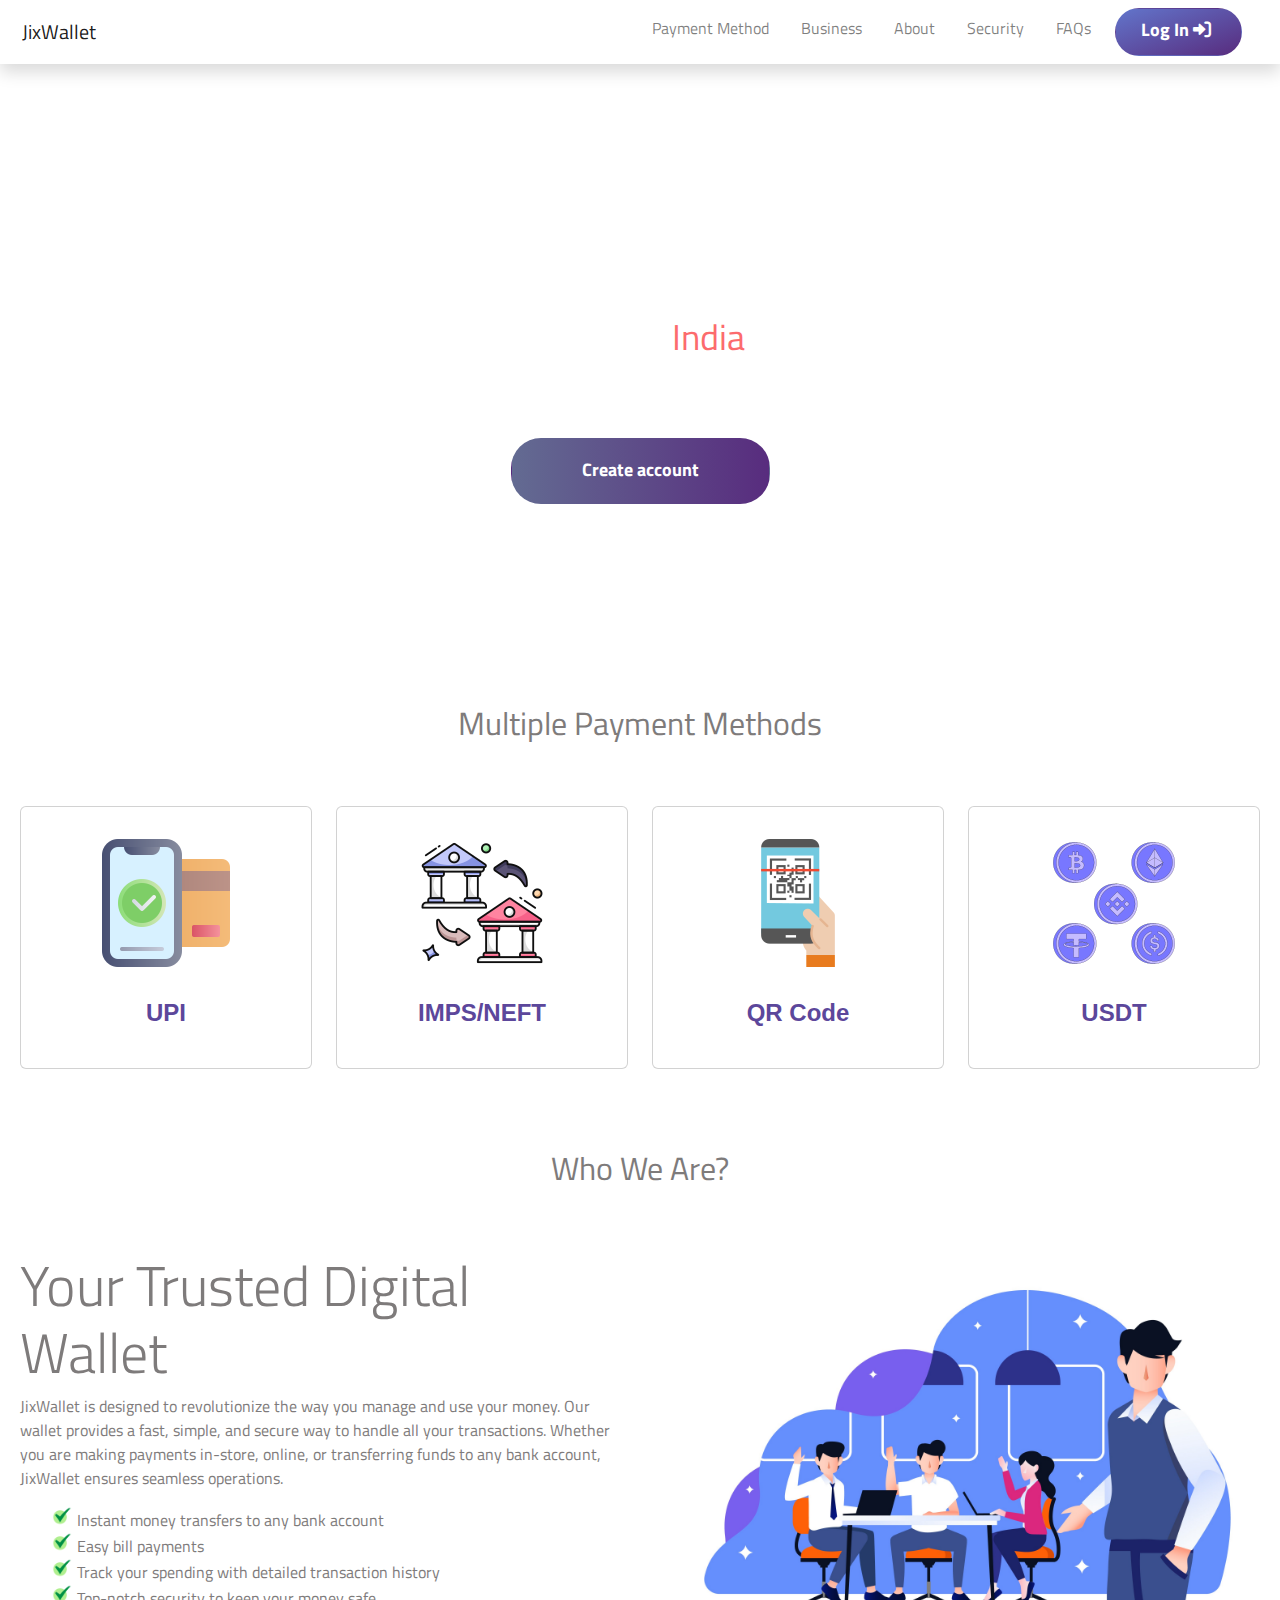
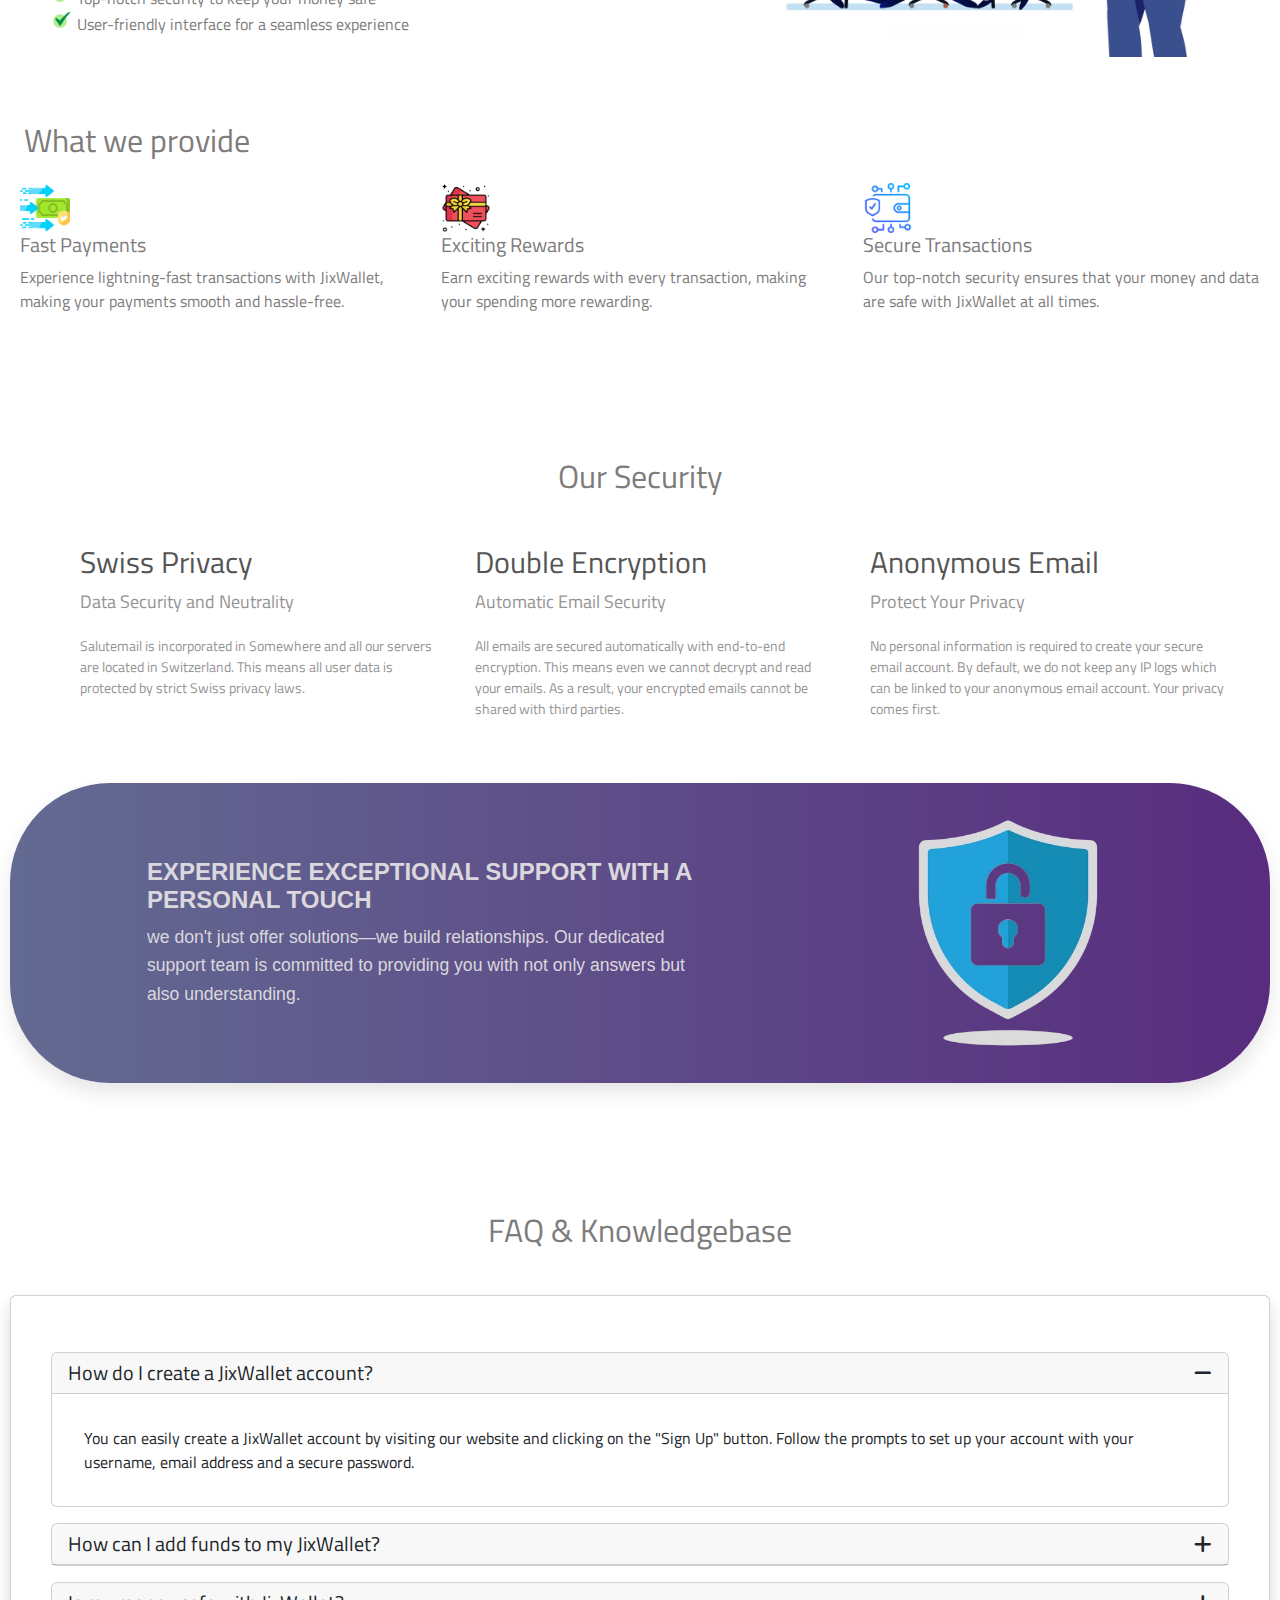
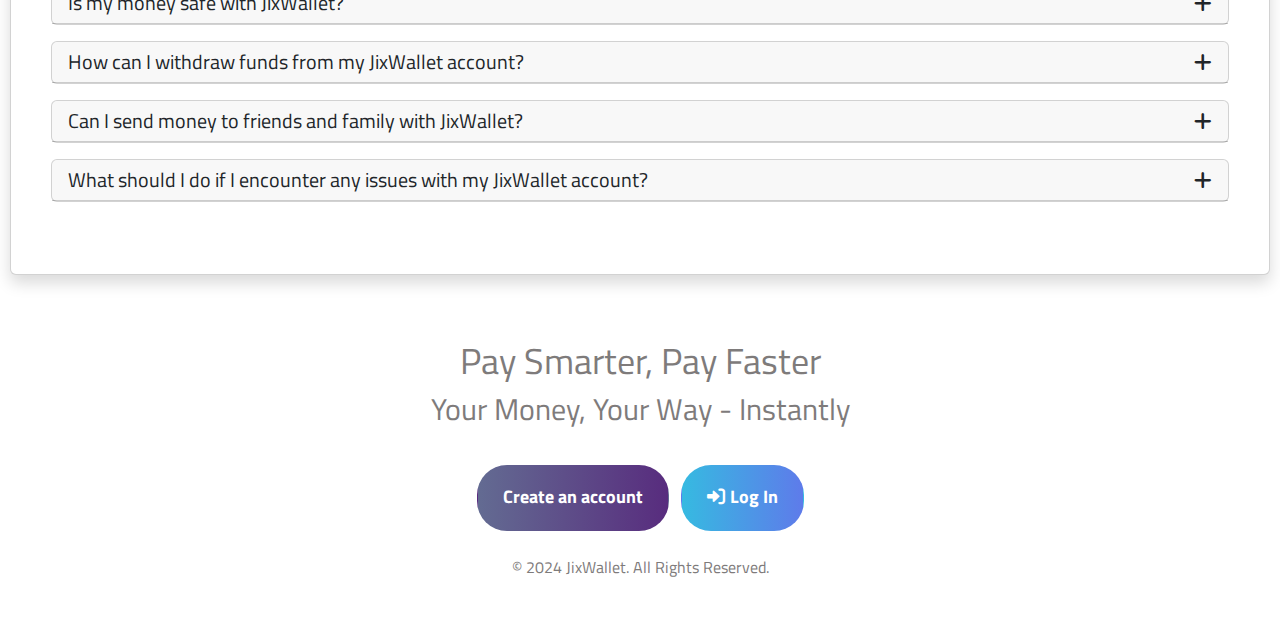
<file: JIxwallet Landing page/index.html>
<!DOCTYPE html>
<html lang="en">

<head>
    <meta charset="UTF-8">
    <meta name="viewport" content="width=device-width, initial-scale=1.0">
    <title>JixWallet || All your money need is JixWallet</title>
    <!-- Bootstrap CSS -->
    <link rel="stylesheet" href="https://cdnjs.cloudflare.com/ajax/libs/twitter-bootstrap/4.1.3/css/bootstrap.min.css">
    <link href="https://cdn.jsdelivr.net/npm/bootstrap@5.3.0-alpha1/dist/css/bootstrap.min.css" rel="stylesheet">
    <!-- Font Awesome CSS -->
    <link href="https://cdnjs.cloudflare.com/ajax/libs/font-awesome/6.0.0-beta3/css/all.min.css" rel="stylesheet">
    <!-- Custom CSS -->
    <link rel="stylesheet" href="style.css">

</head>

<body>
    <header class="header container shadow fixed">
        <nav class="navbar navbar-expand-lg navbar-light">
            <div class="container-fluid">
                <a class="navbar-brand" href="#">JixWallet</a>
                <a class="navbar-toggler" type="button" data-bs-toggle="collapse" data-bs-target="#navbarNav"
                    aria-controls="navbarNav" aria-expanded="false" aria-label="Toggle navigation">
                    <span class="navbar-toggler-icon"></span>
                </a>
                <div class="collapse navbar-collapse" id="navbarNav">
                    <!-- <ul class="navbar-nav">
                    </ul> -->
                    <ul class="navbar-nav ms-auto">
                        <li class="nav-item"><a class="nav-link" href="#method">Payment Method</a></li>
                        <li class="nav-item"><a class="nav-link" href="bussiness.html">Business</a></li>
                        <li class="nav-item"><a class="nav-link" href="#about">About</a></li>
                        <li class="nav-item"><a class="nav-link" href="#security">Security</a></li>
                        <li class="nav-item"><a class="nav-link" href="#FAQs">FAQs</a></li>
                        <!-- <li class="nav-item"><a class="nav-link" href="login.html">
                                Log
                                In</a>
                        </li> -->
                        <!-- <li class="nav-item authBtn"><a class="btn btn--nav" href="signup.html">Register</a></li> -->
                        <li class="nav-item authBtn"><a class="btn btn--nav" href="signin">Log In <i
                                    class="fas fa-sign-in-alt"></i></a></li>
                    </ul>
                </div>
            </div>
        </nav>
    </header>


    <main class="content container">
        <section class="hero ">
            <div class="hero__text-box">
                <h2 class="hero__heading">Your Digital Wallet for <br> Fast and Secure Payments <span
                        class="hero__heading--sub">Based in
                        <span>India</span></span></h2>
            </div>
            <div class="hero__btn-box">
                <a href="/signup" class="btn">Create account</a>
                <!-- <a href="#" class="btn btn--icon"><i class="fab fa-apple"></i></a>
                <a href="#" class="btn btn--icon"><i class="fab fa-google-play"></i></a> -->
            </div>
        </section>

    </main>

    <section id="method" class="container payment-method">
        <div class="container">
            <h2 class="physical-security-section__heading text-center my-5 p-3">Multiple Payment Methods </h2>

            <div class="row">

                <!-- Add new payment methods here -->
                <div class="col-md-3">
                    <div class="card">
                        <div class="card-body text-center">
                            <img src="payment-method.png" alt="UPI">
                            <h5 class="card-title1">UPI</h5>
                        </div>
                    </div>
                </div>
                <div class="col-md-3">
                    <div class="card">
                        <div class="card-body text-center">
                            <img src="bank-transfer.png" alt="IMPS">
                            <h5 class="card-title1">IMPS/NEFT</h5>
                        </div>
                    </div>
                </div>
                <div class="col-md-3">
                    <div class="card">
                        <div class="card-body text-center">
                            <img src="qr-code.png" alt="QR Code">
                            <h5 class="card-title1">QR Code</h5>
                        </div>
                    </div>
                </div>

                <div class="col-md-3">
                    <div class="card">
                        <div class="card-body text-center">
                            <img src="usdt.png" alt="USDT">
                            <h5 class="card-title1">USDT</h5>
                        </div>
                    </div>
                </div>
            </div>
        </div>
    </section>
    <section class="container" id="about">
        <div class="container mt-5">
            <h2 class="physical-security-section__heading text-center my-5 p-3">Who We Are?</h2>

            <div class="row">
                <div class="col-md-6">
                    <h3 class="display-4 highlight-text">Your Trusted Digital Wallet</h3>
                    <p class="lead-text">
                        JixWallet is designed to revolutionize the way you manage and use your money. Our wallet
                        provides a fast,
                        simple, and secure way to handle all your transactions. Whether you are making payments
                        in-store, online, or
                        transferring funds to any bank account, JixWallet ensures seamless operations.
                    </p>
                    <ul class="lead-text">
                        <li>Instant money transfers to any bank account</li>
                        <li>Easy bill payments </li>
                        <li>Track your spending with detailed transaction history</li>
                        <li>Top-notch security to keep your money safe</li>
                        <li>User-friendly interface for a seamless experience</li>
                    </ul>
                    <!-- <button class="btn btn-custom">Learn More</button> -->
                </div>
                <div class="col-md-6">
                    <img src="2724272.jpg" alt="Wallet" class="img-fluid" style="width: 100% !important;">
                </div>

            </div>

            <div class="row pt-5">
                <h2 class="physical-security-section__heading  p-3">What we provide</h2>


                <div class="col-md-4 icon-text">
                    <img class="icon1" src="transfer.png" alt="Fast Payments">
                    <div>
                        <h5 class="highlight-text">Fast Payments</h5>
                        <p class="lead-text">Experience lightning-fast transactions with JixWallet, making your
                            payments
                            smooth and hassle-free.</p>
                    </div>
                </div>
                <div class=" col-md-4 icon-text">
                    <img class="icon1" src="gift-card.png" alt="Rewards">
                    <div>
                        <h5 class="highlight-text">Exciting Rewards</h5>
                        <p class="lead-text">Earn exciting rewards with every transaction, making your spending
                            more
                            rewarding.</p>
                    </div>
                </div>
                <div class="col-md-4 icon-text">
                    <img class="icon1" src="digital-wallet.png" alt="Secure Transactions">
                    <div>
                        <h5 class="highlight-text">Secure Transactions</h5>
                        <p class="lead-text">Our top-notch security ensures that your money and data are safe
                            with
                            JixWallet at all times.</p>
                    </div>
                </div>
            </div>

        </div>
    </section>
    <section class="features" id="security">
        <h2 class="physical-security-section__heading text-center my-5">Our Security </h2>
        <ul class="features-list">
            <li class="features-list__item">
                <div class="features-list__item-header">
                    <h3 class="">Swiss Privacy</h3>
                    <p>Data Security and Neutrality</p>
                </div>
                <p class="features-list__item-content">Salutemail is incorporated in Somewhere and all our servers
                    are located in Switzerland. This means all user data is protected by strict Swiss privacy laws.
                </p>
            </li>
            <li class="features-list__item">
                <div class="features-list__item-header">
                    <h3 class="">Double Encryption</h3>
                    <p>Automatic Email Security</p>
                </div>
                <p class="features-list__item-content">All emails are secured automatically with end-to-end
                    encryption. This means even we cannot decrypt and read your emails. As a result, your encrypted
                    emails cannot be shared with third parties.</p>
            </li>
            <li class="features-list__item">
                <div class="features-list__item-header">
                    <h3 class="">Anonymous Email</h3>
                    <p>Protect Your Privacy</p>
                </div>
                <p class="features-list__item-content">No personal information is required to create your secure
                    email account. By default, we do not keep any IP logs which can be linked to your anonymous
                    email account. Your privacy comes first.</p>
            </li>
        </ul>

        </div>
        <div class="container my-5" id="security">
            <div class="card  security_card">
                <div class="row g-0 align-items-center">
                    <div class="col-md-1">
                    </div>
                    <div class="col-md-6">
                        <div class="card-body">
                            <h5 class="card-title">Experience Exceptional Support With a Personal Touch
                            </h5>
                            <p class="card-text">we don't just offer solutions—we build relationships. Our dedicated
                                support
                                team is committed to providing you with not
                                only answers but also understanding.</p>
                        </div>

                    </div>
                    <div class="col-md-5 d-flex justify-content-center align-items-center">
                        <img src="shield.png" class="img-fluid rounded-end" alt="Support"
                            style="max-height: 100%;max-width: 300px;">
                    </div>
                </div>
            </div>
        </div>
    </section>
    <section class="faq container" id="FAQs">
        <h2 class="physical-security-section__heading text-center">FAQ & Knowledgebase <br> <br> </h2>
        <div class="card shadow p-2">
            <div class="card-body">
                <div class="flex flex-column my-3 faq-section">
                    <div class="row">
                        <div class="col-md-12">
                            <div id="accordion">
                                <div class="card">
                                    <div class="card-header" id="heading-1">
                                        <h5 class="mb-0">
                                            <a role="button" data-toggle="collapse" href="#collapse-1"
                                                aria-expanded="true" aria-controls="collapse-1">
                                                How do I create a JixWallet account?
                                            </a>
                                        </h5>
                                    </div>
                                    <div id="collapse-1" class="collapse show" data-parent="#accordion"
                                        aria-labelledby="heading-1">
                                        <div class="card-body">
                                            You can easily create a JixWallet account by visiting our website and
                                            clicking
                                            on the "Sign Up" button. Follow the prompts to set up your account with your
                                            username, email address and a secure password.
                                        </div>
                                    </div>
                                </div>
                                <div class="card">
                                    <div class="card-header" id="heading-2">
                                        <h5 class="mb-0">
                                            <a class="collapsed" role="button" data-toggle="collapse" href="#collapse-2"
                                                aria-expanded="false" aria-controls="collapse-2">
                                                How can I add funds to my JixWallet?
                                            </a>
                                        </h5>
                                    </div>
                                    <div id="collapse-2" class="collapse" data-parent="#accordion"
                                        aria-labelledby="heading-2">
                                        <div class="card-body">
                                            You can add funds to your JixWallet account by logging funds to to your
                                            JixWallet account by clicking on the deposit button. you can easily transfer
                                            your JixWallet balance.
                                        </div>
                                    </div>
                                </div>
                                <div class="card">
                                    <div class="card-header" id="heading-3">
                                        <h5 class="mb-0">
                                            <a class="collapsed" role="button" data-toggle="collapse" href="#collapse-3"
                                                aria-expanded="false" aria-controls="collapse-3">
                                                Is my money safe with JixWallet?
                                            </a>
                                        </h5>
                                    </div>
                                    <div id="collapse-3" class="collapse" data-parent="#accordion"
                                        aria-labelledby="heading-3">
                                        <div class="card-body">
                                            Yes, your money is safe with JixWallet. We use advanced encryption and
                                            security
                                            measures to protect your funds and personal information. Additionally, we
                                            have
                                            robust fraud detection systems in place to monitor account activity and
                                            prevent
                                            unauthorized access.
                                        </div>
                                    </div>
                                </div>
                                <div class="card">
                                    <div class="card-header" id="heading-4">
                                        <h5 class="mb-0">
                                            <a class="collapsed" role="button" data-toggle="collapse" href="#collapse-4"
                                                aria-expanded="false" aria-controls="collapse-4">
                                                How can I withdraw funds from my JixWallet account?
                                            </a>
                                        </h5>
                                    </div>
                                    <div id="collapse-4" class="collapse" data-parent="#accordion"
                                        aria-labelledby="heading-4">
                                        <div class="card-body">
                                            You can withdraw funds from your JixWallet account by initiating a
                                            withdrawal
                                            request through our platform. Simply select the withdrawal option, choose
                                            your
                                            preferred withdrawal method, and follow the instructions to complete the
                                            withdrawal process.
                                        </div>
                                    </div>
                                </div>
                                <div class="card">
                                    <div class="card-header" id="heading-5">
                                        <h5 class="mb-0">
                                            <a class="collapsed" role="button" data-toggle="collapse" href="#collapse-5"
                                                aria-expanded="false" aria-controls="collapse-5">
                                                Can I send money to friends and family with JixWallet?
                                            </a>
                                        </h5>
                                    </div>
                                    <div id="collapse-5" class="collapse" data-parent="#accordion"
                                        aria-labelledby="heading-5">
                                        <div class="card-body">
                                            Yes, you can easily send money to friends and family with JixWallet. Simply
                                            select the "Send Money" option from your dashboard, enter the recipient's
                                            details, and the amount you wish to send. Your recipient will receive the
                                            funds
                                            instantly.
                                        </div>
                                    </div>
                                </div>
                                <div class="card">
                                    <div class="card-header" id="heading-6">
                                        <h5 class="mb-0">
                                            <a class="collapsed" role="button" data-toggle="collapse" href="#collapse-6"
                                                aria-expanded="false" aria-controls="collapse-6">
                                                What should I do if I encounter any issues with my JixWallet account?
                                            </a>
                                        </h5>
                                    </div>
                                    <div id="collapse-6" class="collapse" data-parent="#accordion"
                                        aria-labelledby="heading-6">
                                        <div class="card-body">
                                            If you encounter any issues with your JixWallet account, please contact our
                                            support team.</div>
                                    </div>
                                </div>
                            </div>
                        </div>
                    </div>
                </div>
            </div>
        </div>
    </section>

    <section class="privacy-section container text-center" id="donate">
        <div class="privacy-section__text-block">
            <h2 class="secondary-heading">Pay Smarter, Pay Faster</h2>
            <h3 class="third-heading">Your Money, Your Way - Instantly</h3>
        </div>
        <div class="privacy-section__btn ">
            <a type="button" href="#signin" class="btn mb-4 mr-2">Create an account</a>
            <a href="#signin" class="btn btn--secondary mb-4"><i class="fas fa-sign-in-alt"></i>Log In</a>
        </div>
        <footer>
            <p>© 2024 JixWallet. All Rights Reserved.</p>
        </footer>
    </section>
    <script src="https://cdnjs.cloudflare.com/ajax/libs/jquery/3.4.1/jquery.min.js"></script>
    <script src="https://cdnjs.cloudflare.com/ajax/libs/twitter-bootstrap/4.3.1/js/bootstrap.min.js"></script>
    <!-- Bootstrap JS (optional) -->
    <script src="https://cdn.jsdelivr.net/npm/bootstrap@5.3.0-alpha1/dist/js/bootstrap.bundle.min.js"></script>
</body>

</html>
</file>
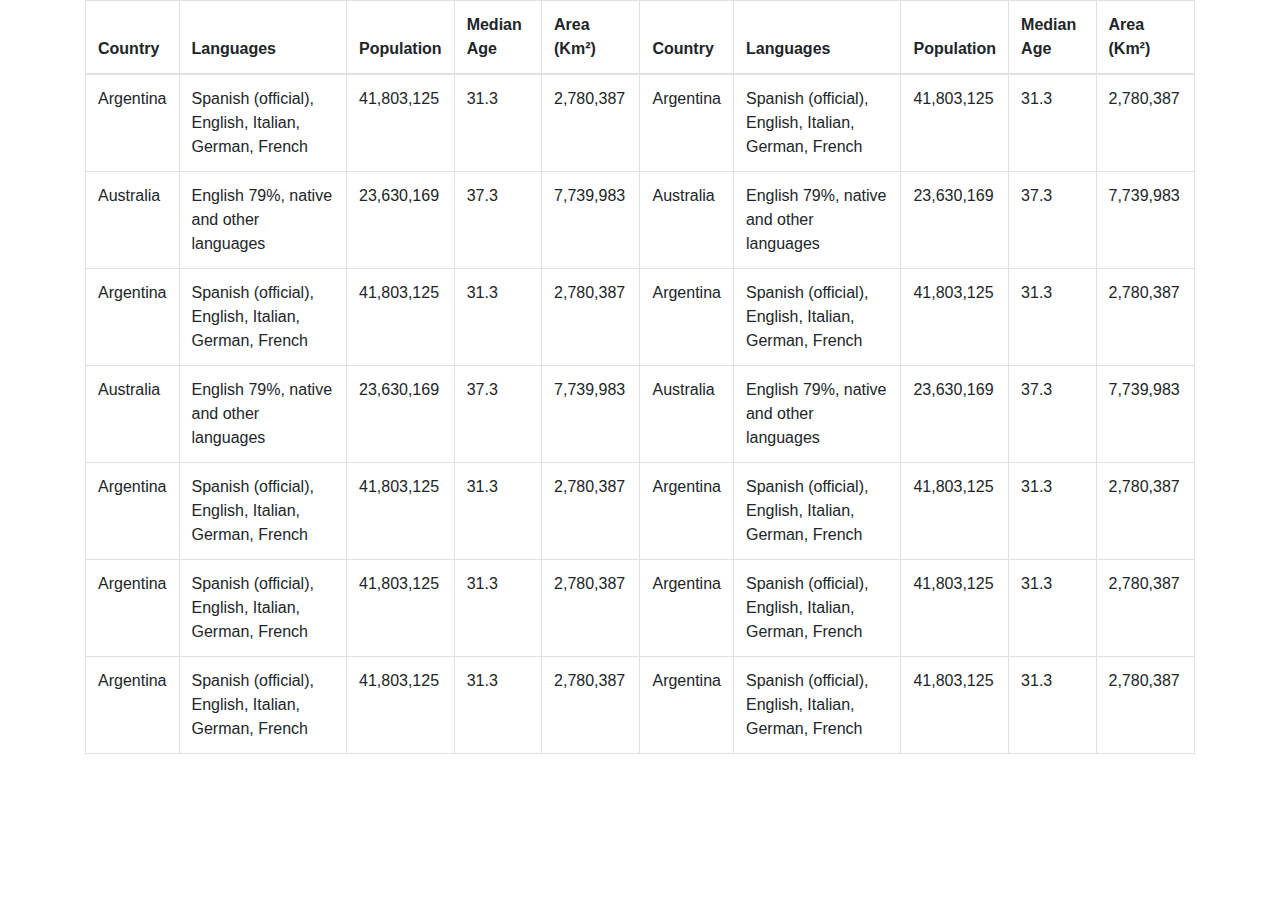
<file: data.html>
<!DOCTYPE html>
<html>

<head>
    <title>Responsive data table</title>
    <meta charset="utf-8">
    <meta name="viewport" content="width=device-width, initial-scale=1.0, user-scalable=no">
    <link rel="stylesheet" href="https://maxcdn.bootstrapcdn.com/bootstrap/4.1.3/css/bootstrap.min.css">
    <script src="https://code.jquery.com/jquery-3.3.1.js"></script>
    <script
        src="https://cdnjs.cloudflare.com/ajax/libs/popper.js/1.14.3/umd/popper.min.js|https://cdnjs.cloudflare.com/ajax/libs/twitter-bootstrap/4.1.1/js/bootstrap.min.js"></script>

    <style>
        /* Hide  */
        .dataTables_length,.bottom-information,.top-information {
            display: none;
        }
    </style>
</head>

<body>



    <div class="container">
        <table class="table table-bordered table-hover mytable " style="width: 100%;">

            <thead>
                <tr>
                    <th>Country</th>
                    <th>Languages</th>
                    <th>Population</th>
                    <th>Median Age</th>
                    <th>Area (Km²)</th>
                    <th>Country</th>
                    <th>Languages</th>
                    <th>Population</th>
                    <th>Median Age</th>
                    <th>Area (Km²)</th>
                </tr>
            </thead>
            <tbody>
                <tr>
                    <td>Argentina</td>
                    <td>Spanish (official), English, Italian, German, French</td>
                    <td>41,803,125</td>
                    <td>31.3</td>
                    <td>2,780,387</td>
                    <td>Argentina</td>
                    <td>Spanish (official), English, Italian, German, French</td>
                    <td>41,803,125</td>
                    <td>31.3</td>
                    <td>2,780,387</td>
                </tr>
                <tr>
                    <td>Australia</td>
                    <td>English 79%, native and other languages</td>
                    <td>23,630,169</td>
                    <td>37.3</td>
                    <td>7,739,983</td>
                    <td>Australia</td>
                    <td>English 79%, native and other languages</td>
                    <td>23,630,169</td>
                    <td>37.3</td>
                    <td>7,739,983</td>
                </tr>
                <tr>
                    <td>Argentina</td>
                    <td>Spanish (official), English, Italian, German, French</td>
                    <td>41,803,125</td>
                    <td>31.3</td>
                    <td>2,780,387</td>
                    <td>Argentina</td>
                    <td>Spanish (official), English, Italian, German, French</td>
                    <td>41,803,125</td>
                    <td>31.3</td>
                    <td>2,780,387</td>
                </tr>
                <tr>
                    <td>Australia</td>
                    <td>English 79%, native and other languages</td>
                    <td>23,630,169</td>
                    <td>37.3</td>
                    <td>7,739,983</td>
                    <td>Australia</td>
                    <td>English 79%, native and other languages</td>
                    <td>23,630,169</td>
                    <td>37.3</td>
                    <td>7,739,983</td>
                </tr>
                <tr>
                    <td>Argentina</td>
                    <td>Spanish (official), English, Italian, German, French</td>
                    <td>41,803,125</td>
                    <td>31.3</td>
                    <td>2,780,387</td>
                    <td>Argentina</td>
                    <td>Spanish (official), English, Italian, German, French</td>
                    <td>41,803,125</td>
                    <td>31.3</td>
                    <td>2,780,387</td>
                </tr>
                <tr>
                    <td>Argentina</td>
                    <td>Spanish (official), English, Italian, German, French</td>
                    <td>41,803,125</td>
                    <td>31.3</td>
                    <td>2,780,387</td>
                    <td>Argentina</td>
                    <td>Spanish (official), English, Italian, German, French</td>
                    <td>41,803,125</td>
                    <td>31.3</td>
                    <td>2,780,387</td>
                </tr>
                <tr>
                    <td>Argentina</td>
                    <td>Spanish (official), English, Italian, German, French</td>
                    <td>41,803,125</td>
                    <td>31.3</td>
                    <td>2,780,387</td>
                    <td>Argentina</td>
                    <td>Spanish (official), English, Italian, German, French</td>
                    <td>41,803,125</td>
                    <td>31.3</td>
                    <td>2,780,387</td>
                </tr>
            
            </tbody>

        </table>

    </div>



    <!-- data table live cdn  -->



    <link rel="stylesheet" type="text/css" href="https://cdn.datatables.net/1.10.19/css/dataTables.bootstrap4.min.css">
    <link rel="stylesheet" type="text/css"
        href="https://cdn.datatables.net/responsive/2.2.3/css/responsive.bootstrap4.min.css">
    <script src="https://cdn.datatables.net/1.10.19/js/jquery.dataTables.min.js"></script>
    <script src="https://cdn.datatables.net/1.10.19/js/dataTables.bootstrap4.min.js"></script>
    <script src="https://cdn.datatables.net/responsive/2.2.3/js/dataTables.responsive.min.js"></script>
    <script src="https://cdn.datatables.net/responsive/2.2.3/js/responsive.bootstrap4.min.js"></script>


    <script type="text/javascript">
        $('.mytable').dataTable({

            "responsive": true,
            "aLengthMenu": [[5, 10, 20, 30, 50, 75, -1], [5, 10, 20, 30, 50, 75, "All"]],
            "pageLength": 5,
            "dom": '<"row justify-content-between top-information"lf>rt<"row justify-content-between bottom-information"ip>< "clear" > '

        });
    </script>
</body>

</html>
</file>
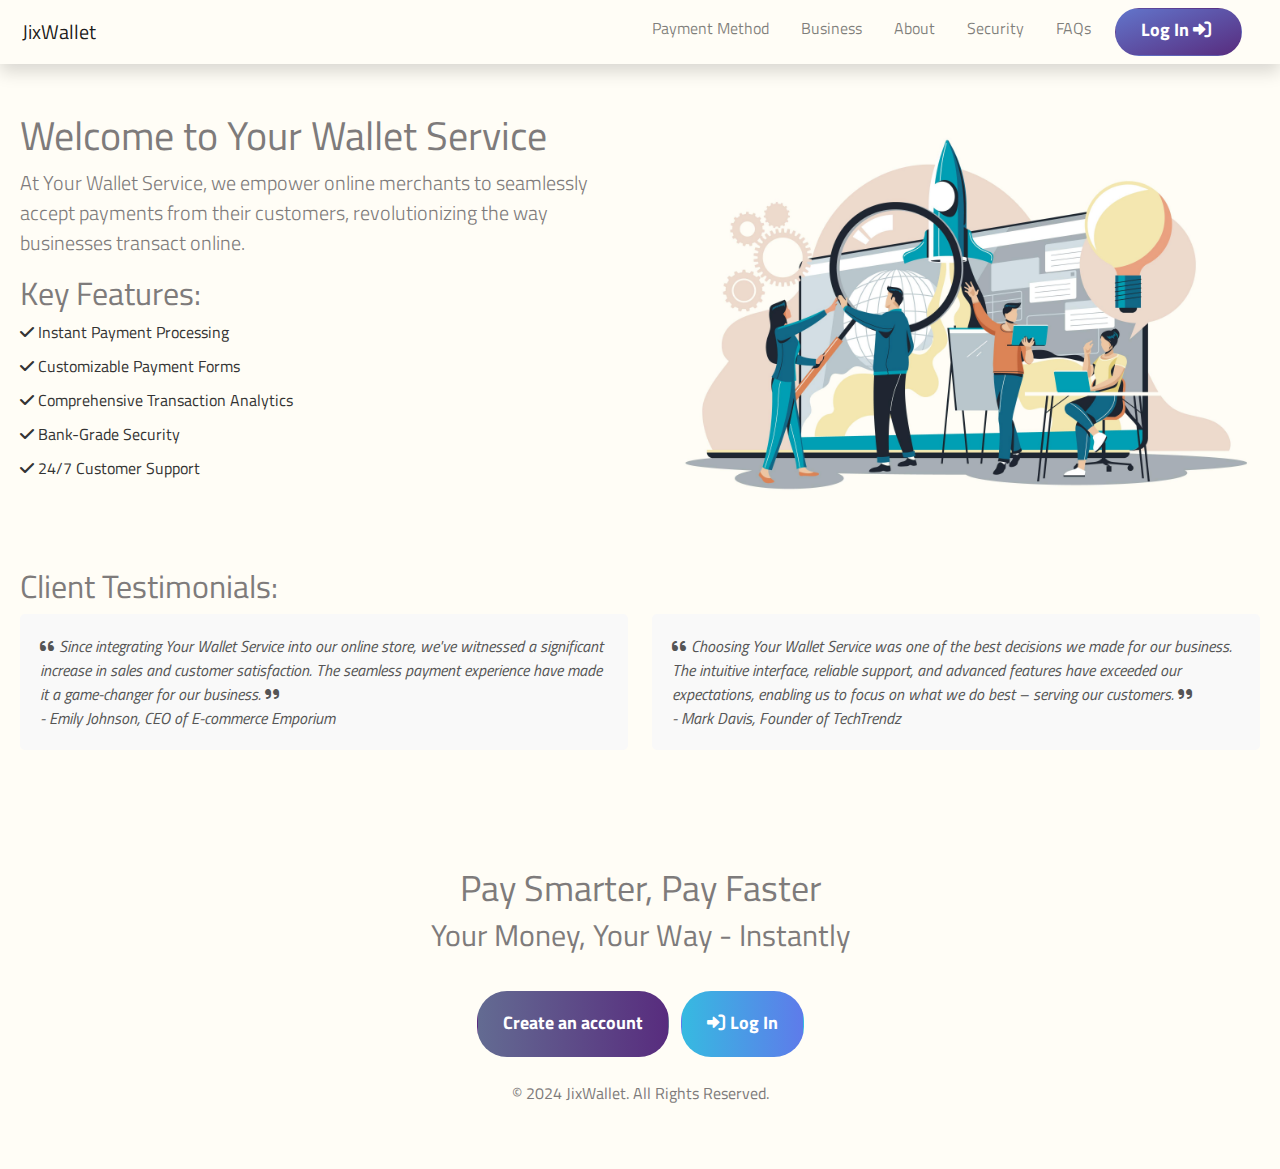
<file: JIxwallet Landing page/bussiness.html>
<!DOCTYPE html>
<html lang="en">

<head>
    <meta charset="UTF-8">
    <meta name="viewport" content="width=device-width, initial-scale=1.0">
    <title>JixWallet || All your money need is JixWallet</title>
    <!-- Bootstrap CSS -->
    <link rel="stylesheet" href="https://cdnjs.cloudflare.com/ajax/libs/twitter-bootstrap/4.1.3/css/bootstrap.min.css">
    <link href="https://cdn.jsdelivr.net/npm/bootstrap@5.3.0-alpha1/dist/css/bootstrap.min.css" rel="stylesheet">
    <!-- Font Awesome CSS -->
    <link href="https://cdnjs.cloudflare.com/ajax/libs/font-awesome/6.0.0-beta3/css/all.min.css" rel="stylesheet">
    <!-- Custom CSS -->
    <link rel="stylesheet" href="style.css">
    <style>
        .feature-list {
            list-style-type: none;
            padding: 0;
        }

        .feature-list li {
            margin-bottom: 10px;
            color: #333;
        }

        .testimonials {
            margin-top: 50px;
        }

        .testimonial {
            background-color: #f9f9f9;
            padding: 20px;
            border-radius: 5px;
            margin-bottom: 20px;
        }

        .testimonial p {
            font-style: italic;
            margin: 0;
            color: #555;
        }

        .reasons {
            margin-top: 50px;
        }

        .reasons-list {
            list-style-type: none;
            padding: 0;
        }

        .reasons-list li {
            margin-bottom: 10px;
            color: #333;
        }

        .cta-button {
            display: block;
            width: 200px;
            margin: 20px auto;
            text-align: center;
            background-color: #007bff;
            color: #fff;
            padding: 10px;
            border-radius: 5px;
            text-decoration: none;
            transition: background-color 0.3s ease;
        }

        .cta-button:hover {
            background-color: #0056b3;
        }
    </style>
</head>

<body style="background-color: #FFFDF6 !important;">
    <header class="header container shadow fixed">
        <nav class="navbar navbar-expand-lg navbar-light">
            <div class="container-fluid">
                <a class="navbar-brand" href="#">JixWallet</a>
                <a class="navbar-toggler" type="button" data-bs-toggle="collapse" data-bs-target="#navbarNav"
                    aria-controls="navbarNav" aria-expanded="false" aria-label="Toggle navigation">
                    <span class="navbar-toggler-icon"></span>
                </a>
                <div class="collapse navbar-collapse" id="navbarNav">
                    <!-- <ul class="navbar-nav">
                    </ul> -->
                    <ul class="navbar-nav ms-auto">
                        <li class="nav-item"><a class="nav-link" href="/#method">Payment Method</a></li>
                        <li class="nav-item"><a class="nav-link" href="/#">Business</a></li>
                        <li class="nav-item"><a class="nav-link" href="/#about">About</a></li>
                        <li class="nav-item"><a class="nav-link" href="/#security">Security</a></li>
                        <li class="nav-item"><a class="nav-link" href="/#FAQs">FAQs</a></li>
                        <!-- <li class="nav-item"><a class="nav-link" href="login.html">
                                Log
                                In</a>
                        </li> -->
                        <!-- <li class="nav-item authBtn"><a class="btn btn--nav" href="signup.html">Register</a></li> -->
                        <li class="nav-item authBtn"><a class="btn btn--nav" href="signin">Log In <i
                                    class="fas fa-sign-in-alt"></i></a></li>
                    </ul>
                </div>
            </div>
        </nav>
    </header>

    <div class="container">
        <div class="container pt-5">
            <div class="row">
                <div class="col-12 col-lg-6">
                    <h1>Welcome to Your Wallet Service</h1>
                    <p class="lead">At Your Wallet Service, we empower online merchants to seamlessly accept payments
                        from
                        their
                        customers, revolutionizing the way businesses transact online.</p>
                    <h2>Key Features:</h2>
                    <ul class="feature-list">
                        <li><i class="fas fa-check"></i> Instant Payment Processing</li>
                        <li><i class="fas fa-check"></i> Customizable Payment Forms</li>
                        <li><i class="fas fa-check"></i> Comprehensive Transaction Analytics</li>
                        <li><i class="fas fa-check"></i> Bank-Grade Security</li>
                        <li><i class="fas fa-check"></i> 24/7 Customer Support</li>
                    </ul>
                </div>
                <div class="col-12 col-lg-6">
                    <img src="bussiness.jpg" alt="" class="img-fluid">
                </div>
            </div>
        </div>
        <div class="testimonials container pb-5">
            <h2>Client Testimonials:</h2>
            <div class="row">
                <div class="col-12 col-lg-6">
                    <div class="testimonial">
                        <p><i class="fas fa-quote-left"></i> Since integrating Your Wallet Service into our online
                            store, we've
                            witnessed a significant increase in sales and customer satisfaction. The seamless payment
                            experience
                            have made it a game-changer for our business. <i class="fas fa-quote-right"></i>
                        </p>
                        <p>- Emily Johnson, CEO of E-commerce Emporium</p>
                    </div>
                </div>
                <div class="col-12 col-lg-6">
                    <div class="testimonial">
                        <p><i class="fas fa-quote-left"></i> Choosing Your Wallet Service was one of the best decisions
                            we made
                            for our business. The intuitive interface, reliable support, and advanced features have
                            exceeded our
                            expectations, enabling us to focus on what we do best – serving our customers. <i
                                class="fas fa-quote-right"></i></p>
                        <p>- Mark Davis, Founder of TechTrendz</p>
                    </div>
                </div>
            </div>
        </div>
        <!-- <div class="reasons">
            <h2>Reasons to Choose Your Wallet Service:</h2>
            <ul class="reasons-list">
                <li><i class="fas fa-star"></i> Seamless Integration</li>
                <li><i class="fas fa-star"></i> Scalability</li>
                <li><i class="fas fa-star"></i> Innovative Solutions</li>
                <li><i class="fas fa-star"></i> Competitive Pricing</li>
            </ul>
        </div> -->
        <!--  <a href="#" class="cta-button">Get Started Now</a> -->
    </div>

    <section class="privacy-section container text-center" id="donate">
        <div class="privacy-section__text-block">
            <h2 class="secondary-heading">Pay Smarter, Pay Faster</h2>
            <h3 class="third-heading">Your Money, Your Way - Instantly</h3>
        </div>
        <div class="privacy-section__btn ">
            <a type="button" href="#signin" class="btn mb-4 mr-2">Create an account</a>
            <a href="#signin" class="btn btn--secondary mb-4"><i class="fas fa-sign-in-alt"></i>Log In</a>
        </div>
        <footer>
            <p>© 2024 JixWallet. All Rights Reserved.</p>
        </footer>
    </section>
    <script src="https://cdnjs.cloudflare.com/ajax/libs/jquery/3.4.1/jquery.min.js"></script>
    <script src="https://cdnjs.cloudflare.com/ajax/libs/twitter-bootstrap/4.3.1/js/bootstrap.min.js"></script>
    <!-- Bootstrap JS (optional) -->
    <script src="https://cdn.jsdelivr.net/npm/bootstrap@5.3.0-alpha1/dist/js/bootstrap.bundle.min.js"></script>
</body>

</html>
</file>
<file: JIxwallet Landing page/style.css>
@import url("https://fonts.googleapis.com/css?family=Titillium+Web:200,200i,300,300i,400,400i,600,600i,700,700i,900");

* {
    margin: 0;
    padding: 0;
    box-sizing: border-box;
}

body {
    font-size: 16px;
    color: #7e7b7b;
    font-family: "Titillium Web", sans-serif;
}

header,
main,
.privacy-section {
    background-size: cover;
    background-position: center;
    background-repeat: no-repeat;
}

header {
    background-image: url('https://img.freepik.com/free-vector/blue-gradient-blank-background-vector-business_53876-174933.jpg');
}

main {
    background-image: url('https://img.freepik.com/free-photo/technology-abstract-background-with-particle-lines_53876-104054.jpg');

}

.nav-item {
    margin-right: 1rem !important;
}

.privacy-section {
    background-image: url('https://img.freepik.com/free-vector/v915_53876-174949.jpg');

}

button {
    background: none;
    border: none;
    padding: 0;
}

a {
    text-decoration: none;
    color: inherit;
    display: inline-block;
}

ul {
    list-style: none;
}

.container {
    max-width: 1820px;
    padding: 0 10px;
}

.btn {
    font-family: "Titillium Web";
    font-weight: 700;
    cursor: pointer;
    font-size: 18px;
    color: #fff;
    background: linear-gradient(to right, #636b92, #582c7e);
    padding: 17px 25px 20px;
    border-radius: 30px;
    display: inline-block;
    transition: all 0.3s ease;
}
.card {
    transition: box-shadow 0.3s ease, transform 0.3s ease;
}

.card:hover {
    box-shadow: 0 3px 10px #582c7e;
    transform: translateY(-2px);
    cursor: pointer;
}
.btn:hover {
    box-shadow: 0 3px 10px #582c7e;
    color: #fff !important;
    transition-duration: 0.5s;
     transition: all 0.3s ease;
    cursor: pointer;
}

.btn:focus {
    box-shadow: none;
    opacity: 0.8;
}

.btn--secondary {
    background: linear-gradient(to right, #36bae1, #5e7bea);
}

.btn--secondary:hover {
    box-shadow: 0 3px 10px #5e7bea;
}

.btn i {
    margin-right: 5px;
}

.btn--icon {
    width: 46px;
    height: 46px;
    padding: 0;
    display: inline-flex;
}

.btn--icon i {
    margin: 0;
    font-size: 22px;
    margin: auto;
}

.btn--nav {
    padding: 7px 25px 12px;
    background: linear-gradient(to bottom right, #6275cb, #582c7e);
}

.btn--white {
    background: white;
    color: #676766;
    border: 1px solid #b9b9b9;
    font-weight: 400;
    font-size: 16px;
}

.logo {
    color: #858688;
    font-size: 30px;
    font-weight: 700;
}

.logo span {
    color: #5b4295;
}

.main-nav-list {
    display: flex;
    flex-wrap: wrap;
    color: #454545;
}

.main-nav-list__link {
    padding: 5px 15px;
    border-bottom: 2px solid transparent;
    transition: all 0.3s ease;
}

.main-nav-list__link:hover {
    color: #5b4295;
    border-bottom: 2px solid currentColor;
}

.main-nav-list__link:focus {
    opacity: 0.8;
}

.main-nav-user {
    font-weight: 700;
}

.main-nav-user i {
    color: #582c7e;
    margin-right: 5px;
}

.main-nav-user {
    display: flex;
    align-items: center;
}

.main-nav-user__link {
    padding: 5px 15px;
    transition: all 0.3s ease;
}

.main-nav-user__link:hover {
    opacity: 0.8;
}

.main-nav-user__link:hover i {
    color: #5e7bea;
}

.main-nav-user__link:focus {
    opacity: 0.8;
}

nav {
    display: flex;
    flex-wrap: wrap;
    align-items: center;
    grid-column: span 2;
    justify-content: end;
}

@media (max-width: 950px) {
    nav {
        grid-column: span 1;
        justify-content: start;
    }
}

.header {
    display: flex;
    flex-wrap: wrap;
    align-items: center;
    justify-content: space-between;
    margin: 0 auto;
    display: grid;
    grid-gap: 1rem;
    grid-template-columns: repeat(2, 1fr);
}

@media (max-width: 950px) {
    .header {
        padding: 1rem;
        grid-gap: 5px;
        /* justify-items: center; */
        grid-template-columns: 1fr;
    }
}

.hero {
    min-height: 576px;
    display: flex;
    flex-direction: column;
    justify-content: center;
    align-items: center;
}

.hero__text-box {
    text-align: center;
}

.hero__heading {
    font-size: 3rem;
    color: #ffffff;
    font-weight: 700px;
    margin-bottom: 80px;
}

.hero__heading--sub {
    display: block;
    font-size: 36px;
    font-weight: 400;
}

.hero__heading--sub span {
    color: #fc6b6d;
}

.hero__btn-box a:not(:last-child) {
    margin-right: 1rem;
}

.hero__btn-box a:first-child {
    padding: 17px 70px 20px;
}

.social-links-list {
    position: fixed;
    top: 30vh;
    right: 1rem;
    font-size: 22px;
    line-height: 1;
    color: #454545;
    display: grid;
    grid-gap: 15px;
    z-index: 10;
}

.social-links-list__link {
    transition: all 0.3s ease;
}

.social-links-list__link:hover {
    color: #5e7bea;
}

.social-links-list__link:focus {
    color: #36bae1;
}

@media (max-width: 950px) {
    .social-links-list {
        bottom: 1rem;
        top: auto;
        right: auto;
        left: 50%;
        transform: translateX(-50%);
        grid-template-columns: repeat(3, 1fr);
    }

}

@media (max-width: 768px) {
    .authBtn {
        margin-bottom: 0.5rem;
    }

    .navbar {
        --bs-navbar-padding-y: 0rem !important;
    }
}

.pricing,
.features {
    padding: 5rem 0;
}

.security_card {
    box-shadow: 0 10px 20px rgba(0, 0, 0, 0.1);
    border: none;
    border-radius: 100px !important;
    background: linear-gradient(to right, #636b92, #582c7e);
    /* margin: 0 5rem !important; */
    /* Removes the default border to lean into a more modern design */
    /* width: 80% !important; */
}

.card-body {
    padding: 2rem;
   
}
.card-title1 {
    color: #5C479B;
    font-family: 'Arial', sans-serif;
    font-weight: bold;
    margin-top: 2rem !important;
    font-size: 1.5rem;
}
.card-title {
     color: #DBD8DD;
    /* A fresh, bright blue color for the title */
    font-family: 'Arial', sans-serif;
    /* Cleaner, more modern font */
    font-weight: bold;
    /* Increases weight for better visibility */
    margin-bottom: 0.5rem;
    /* Proper spacing between title and text */
    text-transform: uppercase;
    /* Styling choice to make the title stand out */
    font-size: 1.5rem;
    /* Larger font size for emphasis */
}

.card-text {
     color: #DBD8DD;
    /* Dark gray for regular text, ensuring readability */
    font-family: 'Arial', sans-serif;
    font-size: 1.1rem;
    /* Slightly larger font size for better legibility */
    line-height: 1.6;
    /* Improved line spacing for reading comfort */
}
 .lead-text li::before {
     content: "";
     background-image: url("check-mark.png");
     /* URL of the tick image */
     background-size: contain;
     /* Ensure the image fits within the space */
     display: inline-block;
     /* Make the tick appear inline with the text */
     width: 20px;
     /* Set the width of the tick image */
     height: 20px;
     /* Set the height of the tick image */
     margin-right: 5px;
     /* Add some space between the tick and the text */
 }
.icon1{
    width: 50px !important;
}
/* Ensures the image does not exceed the height of the card */
.img-fluid {
    /* max-height: 300px !important; */
    /* Adjust this value based on your design needs */
    object-fit: cover;
    /* Ensures the image covers the area without distorting */
    width: auto;
    /* Maintains the width automatically according to the height */
}

.card {
    margin-bottom: 1rem !important;
}

.features-list {
    font-size: 14px;
    color: #959393;
    display: grid;
    grid-template-columns: repeat(auto-fit, minmax(200px, 363px));
    grid-gap: 2rem;
    justify-content: center;
}

.features-list__item-header {
    margin-bottom: 20px;
}

.features-list__item-header h3 {
    font-size: 30px;
    color: #555555;
    font-weight: 400;
}

.features-list__item-header p {
    font-size: 18px;
}

.features-list__item-content {
    line-height: 1.5;
}

.social-breadcrumb {
    display: flex;
    flex-wrap: wrap;
    align-items: center;
    font-size: 12px;
    margin-bottom: 15px;
}

.social-breadcrumb__link {
    text-decoration: underline;
}

.social-breadcrumb__link:hover {
    text-decoration: none;
}

.social-breadcrumb__item:not(:last-child) {
    padding-right: 13px;
}

.social-breadcrumb__item:not(:last-child)::after {
    padding-left: 10px;
    content: "/";
}

.emails-list {
    font-size: 14px;
    max-width: 230px;
    padding-left: 15px;
    border-left: 1px solid #b7b7b7;
}

.emails-list__item:not(:last-child) {
    margin-bottom: 5px;
}

.emails-list__item:last-child {
    margin-top: 30px;
    line-height: 1.5;
}

.emails-list__link {
    font-weight: 700;
}

.emails-list__link:hover {
    text-decoration: underline;
}

.copy {
    font-size: 12px;
}

.main-footer {
    margin: 0 auto;
    padding: 30px 0;
}

.main-footer-wrap {
    margin: 30px 0 70px;
    display: flex;
    align-items: flex-start;
    justify-content: space-between;
}

.secondary-heading {
    font-weight: 400;
    font-size: 36px;
}

.third-heading {
    font-weight: 400;
    font-size: 30px;
}

.privacy-section {
    display: flex;
    justify-content: center;
    flex-direction: column;
    align-items: center;
    padding: 3rem;
}

.privacy-section__text-block {
    text-align: center;
    margin-bottom: 30px;
}


/* faq css starts  */
#support .card {
    margin: 1rem 0;
}

#support span {
    font-size: xx-large;
}

a {
    text-decoration: none !important;
}

.faq-section .mb-0>a {
    display: block;
    position: relative;
}

.faq-section .mb-0>a:after {
    content: "\f067";
    font-family: "Font Awesome 5 Free";
    position: absolute;
    right: 0;
    font-weight: 600;
}

.faq-section .mb-0>a[aria-expanded="true"]:after {
    content: "\f068";
    font-family: "Font Awesome 5 Free";
    font-weight: 600;
}

/* faq css ends */
</file>
